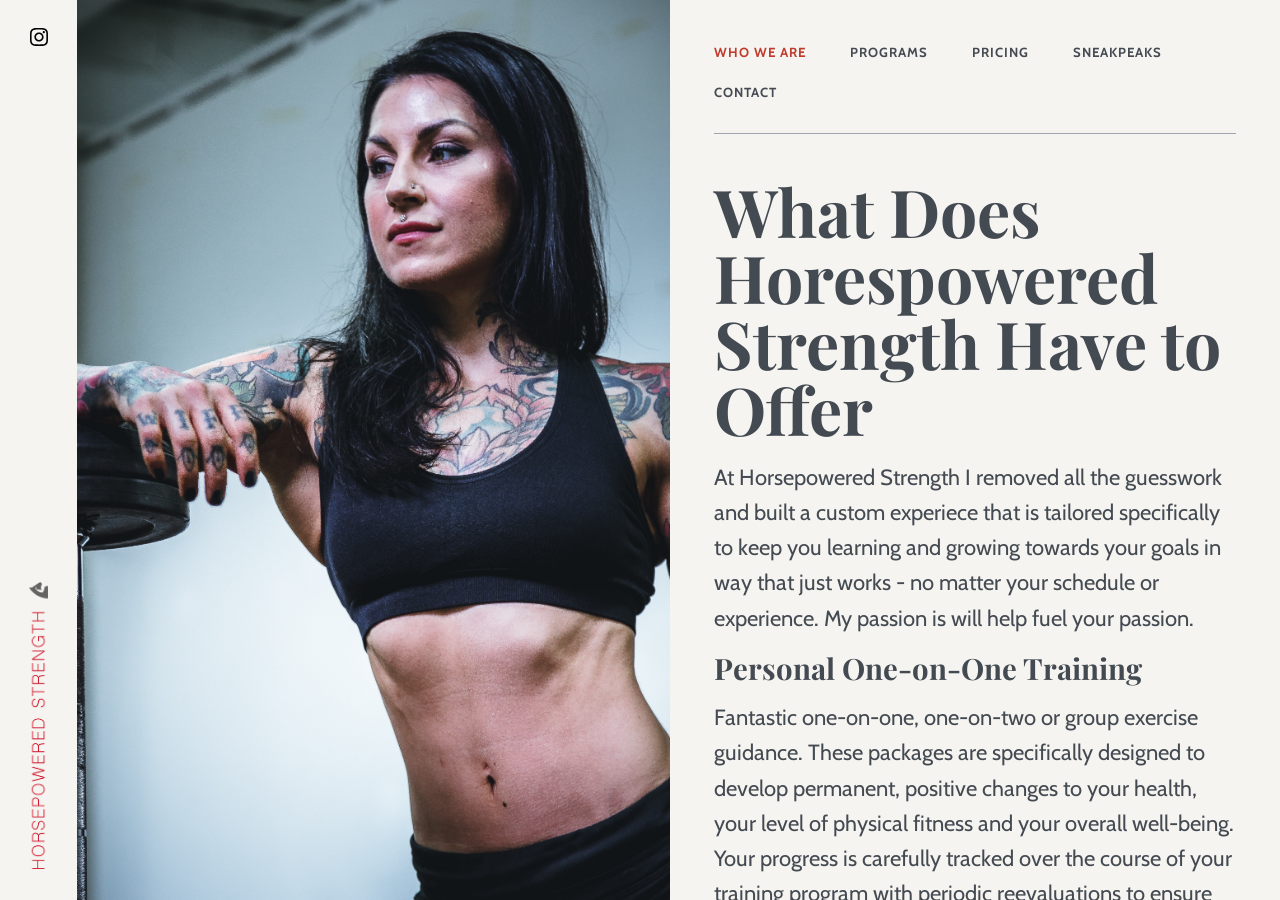
<file: programs.html>
<!doctype html>
<html lang="en-us">
    <head>
        <!-- Meta -->
        <meta charset="utf-8">
        <meta http-equiv="x-ua-compatible" content="ie=edge">
        <meta name="viewport" content="width=device-width,initial-scale=1">
        <title>Horsepower Strength</title>
        <meta name="description" content="">
        <!-- The compiled CSS file -->
        <link rel="stylesheet" href="css/production.css">
        <!-- Web fonts -->
        <link href="https://fonts.googleapis.com/css?family=Cabin:400,700|Playfair+Display:900" rel="stylesheet">
        <!-- favicon.ico. Place these in the root directory. -->
        <link rel="icon" href="favicon.png">
    </head>
    <body>
        <div class="grid-row">
            <!-- Header -->
            <header class="header full-width">
                <!-- Mobile header -->
                <div class="show-on-mobile pt1 pl2 pr2 mb1">
                    <div class="border--bottom pt1">
                        <div class="grid-row grid-row--center pb1">
                            <div class="grid-column span-half">
                                <!-- Mobile logo -->
                                <div class="mb0">
                                    <img class="logo--mobile" src="img/mobile-logo.png" alt="Horsepowered Strength" title="Horsepower Strength">
                                </div>
                            </div>
                            <div class="grid-column span-half align--right">
                                <!-- Mobile social links -->
                            </div>
                        </div>
                    </div>
                </div>
                <!-- Desktop header -->
                <!-- Desktop logo -->
                <h1 class="hide-on-mobile logo-container absolute block full-width align--center"><img class="logo--desktop" src="img/desktop-logo.png" alt="Horsepowered Strength" title="Horsepower Strength"></h1>
                <ul class="pt1 no-bullets align--center hide-on-mobile">
                    <li>
                        <a class="link link--default" href="https://www.instagram.com">
                            <img class="icon" src="/img/instagram.svg" alt="Instagram">
                        </a>
                    </li>
                </ul>
                <!-- Social links -->
            </header>
            <!-- Hero image -->
            <div class="hero-container full-width show-on-mobile pt1 pl2 pr2">
                <div class="hero full-width full-height" style="background:rgba(0,0,0,0) url(/img/1.jpg) no-repeat scroll center center/cover;background-image: url('img/14.jpg');"></div>
            </div>
            <div class="hide-on-mobile hero" style="background:rgba(0,0,0,0) url(/img/1.jpg) no-repeat scroll center center/cover;background-image: url('img/14.jpg');"></div>
            <!-- Body -->
            <div class="body full-width pt1 pr2 pb2 pl2">
                <!-- Navigation -->
                <nav class="navigation border--bottom pt1">
                    <ul class="no-bullets list--inline pb1 bold">
                        <li class="small mr2">
                            <a class="link link--text current" href="/">Who We Are</a>
                        </li>
                        <li class="small mr2">
                            <a class="link link--text" href="programs.html">Programs</a>
                        </li>
                        <li class="small mr2">
                            <a class="link link--text" href="pricing.html">Pricing</a>
                        </li>
                        <li class="small mr2">
                            <a class="link link--text" href="sneakpeaks.html">Sneakpeaks</a>
                        </li>
                        <li class="small">
                            <a class="link link--text" href="contact.html">Contact</a>
                        </li>
                    </ul>
                </nav>
                <!-- Page Content -->
                <main class="content pt2 pb2">
                    <h2>What Does Horespowered Strength Have to Offer</h2>
                    <p>At Horsepowered Strength I removed all the guesswork and built a custom experiece that is tailored specifically to keep you learning and growing towards your goals in way that just works - no matter your schedule or experience. My passion is will help fuel your passion.</p>
                    <h3>Personal One-on-One Training</h3>
                    <p>Fantastic one-on-one, one-on-two or group exercise guidance. These packages are specifically designed to develop permanent, positive changes to your health, your level of physical fitness and your overall well-being. Your progress is carefully tracked over the course of your training program with periodic reevaluations to ensure that you are progressing at an appropriate pace toward meeting your ultimate fitness goals.</p>
                    <p>Template programs available in addition to custom 4 week, 8 week and 12 week training blocks that can be oriented towards strength, weightloss, or muscle growth.</p>
                    <h3>Nutrition Coaching Programs</h3>
                    <p>In our first session, we’ll spend 60 minutes together and I’ll do a full assessment to really get to know you. We’ll explore your relationship with food and body image, your diet history, eating patterns, health habits and more. We will talk about your goals and develop a plan to help you reach them. Dissordered eating friendly. After the initial session, we’ll check in weekly. This will typically consist of a food journal and progress photos. You can also email me anytime between sessions.</p>
                    <h3>Corporate Wellness Seminars</h3>
                    <p></p>
                    <div>Health Insurances costs can be costly to corporations. By providing employees with user-friendly, practical health and fitness information that they can implement immediately is instrumental in a successful health and wellness program. Regular easy to digest educational opportunities of how to workout, in house group trainings, seminars and conferences, and bootcamps will keep health and fitness a priority in employees’ lives.</div>
                    <div>In House Group Training Programs:
                        <div>
</div>                                                                 The way this program works is that if you have a conference room that can fit a majority of your employees, you can host group training classes for each of your employee’s. Price varies depending on number of employee’s and classes.
                    </div>
                    <p></p>
                    <div>Lunch and Learn:
                        <div>
</div>
                        <p></p>
                        <h3>Powerlifting 101 Seminars</h3>Learn the big 3 - Bench, Squat and Deadlift
                    </div>
                    <p></p>
                    <p>Each lift broken up into 5 individual 1-hour seminars, learn how to move the most weight in the most effective way. Heavy emphasis on safety, breathing and how to build a solid base. Videos, hand outs and hands on demonstration of technique will be provided at each seminar.</p>
                    <p>Horsepowered Strength - Its not for everyone. But it is for you.</p>
                </main>
                <!-- Footer -->
                <footer class="border--top pt1 pb1">
                    <div class="mb0">
                        <img class="logo--mobile" src="img/hpslogo.png" alt="Horsepower Strength" title="Horsepower Strength">
                    </div>
                    <p class="text--gray small mb0"> Optional programing, form check and nutrtion tracking via                 <a href="https://thefitbot.com/index.html">
                            <img src="img/fitbotlogo.png" width="75" height="75" style="padding-bottom: 8px;" class="icon-link">
                        </a></p>
                    <a style="background-color:black;color:white;text-decoration:none;padding:4px 6px;font-family:-apple-system, BlinkMacSystemFont, &quot;San Francisco&quot;, &quot;Helvetica Neue&quot;, Helvetica, Ubuntu, Roboto, Noto, &quot;Segoe UI&quot;, Arial, sans-serif;font-size:12px;font-weight:bold;line-height:1.2;display:inline-block;border-radius:3px" href="https://unsplash.com/@aloragriffiths?utm_medium=referral&amp;utm_campaign=photographer-credit&amp;utm_content=creditBadge" target="_blank" rel="noopener noreferrer" title="Download free do whatever you want high-resolution photos from Alora Griffiths"> <span style="display:inline-block;padding:2px 3px"> <svg xmlns="http://www.w3.org/2000/svg" style="height:12px;width:auto;position:relative;vertical-align:middle;top:-1px;fill:white" viewbox="0 0 32 32">
                                <title>unsplash-logo</title>
                                <path d="M20.8 18.1c0 2.7-2.2 4.8-4.8 4.8s-4.8-2.1-4.8-4.8c0-2.7 2.2-4.8 4.8-4.8 2.7.1 4.8 2.2 4.8 4.8zm11.2-7.4v14.9c0 2.3-1.9 4.3-4.3 4.3h-23.4c-2.4 0-4.3-1.9-4.3-4.3v-15c0-2.3 1.9-4.3 4.3-4.3h3.7l.8-2.3c.4-1.1 1.7-2 2.9-2h8.6c1.2 0 2.5.9 2.9 2l.8 2.4h3.7c2.4 0 4.3 1.9 4.3 4.3zm-8.6 7.5c0-4.1-3.3-7.5-7.5-7.5-4.1 0-7.5 3.4-7.5 7.5s3.3 7.5 7.5 7.5c4.2-.1 7.5-3.4 7.5-7.5z"></path>
                            </svg></span> <span style="display:inline-block;padding:2px 3px">Alora Griffiths</span></a>
                </footer>
                <footer class="border--top pt1 pb1">
                    <p class="text--gray small mb0">Design by Papaya.</p>
                </footer>
            </div>
            <!-- end Body -->
        </div>
    </body>
</html>
</file>
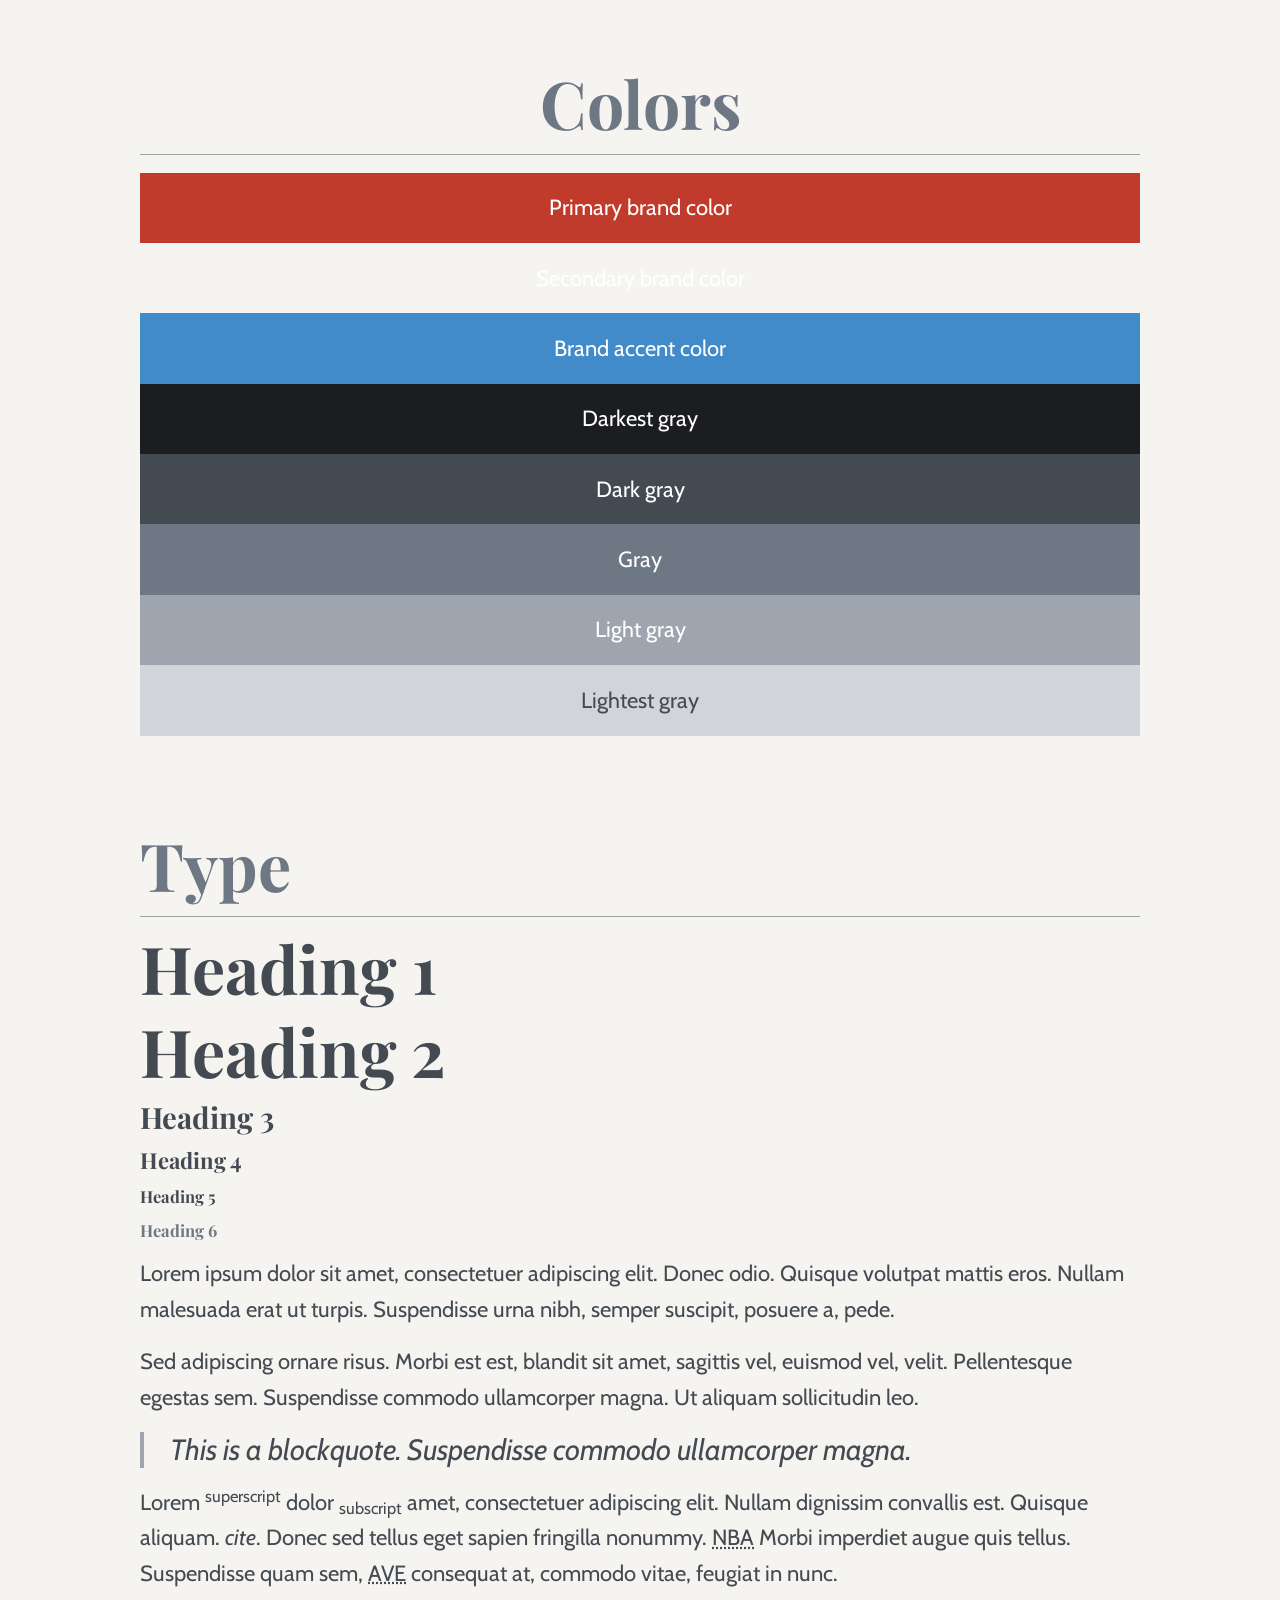
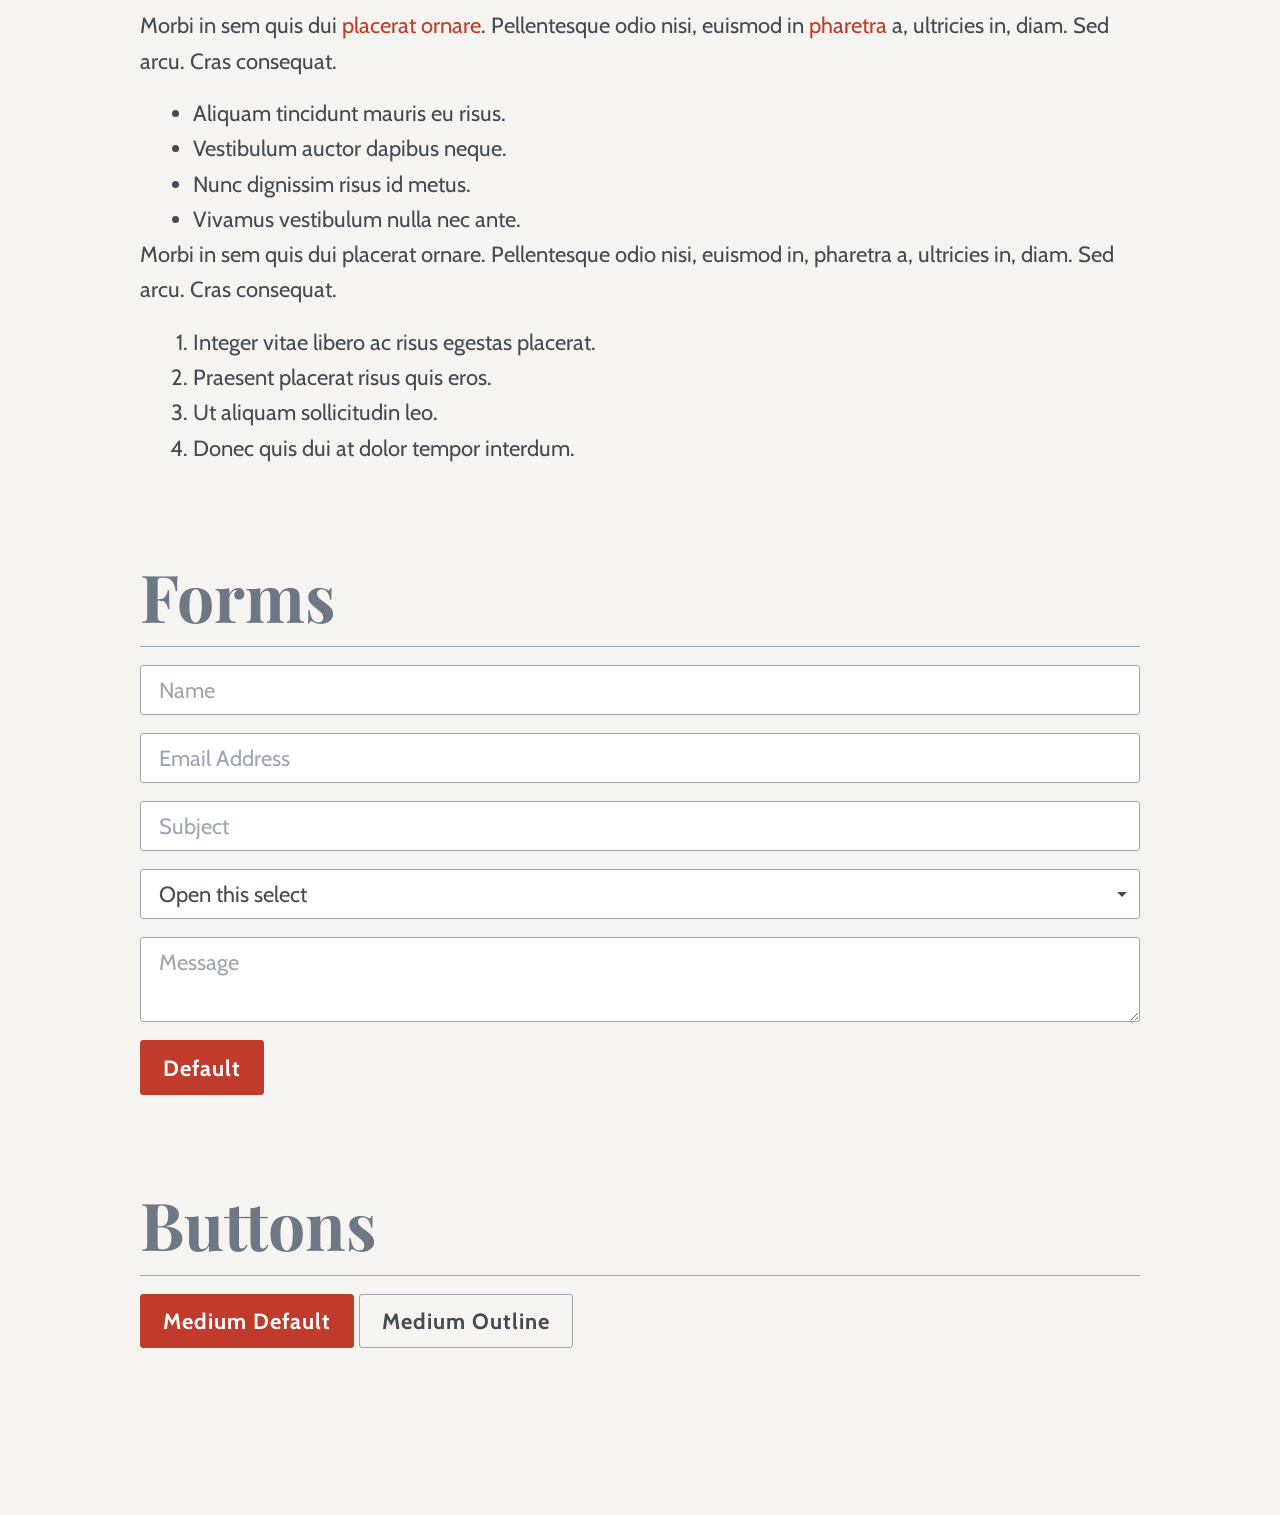
<file: dev/dist/ui.html>
<!doctype html>
<html lang="en-us">

    <head>

        <!-- Meta -->
        <meta charset="utf-8">
        <meta http-equiv="x-ua-compatible" content="ie=edge">
        <meta name="viewport" content="width=device-width,initial-scale=1">

        <title>Viking Tours</title>
        <meta name="description" content="">

        <!-- The compiled CSS file -->
        <link rel="stylesheet" href="css/production.css">

        <!-- Web fonts -->
        <link href="https://fonts.googleapis.com/css?family=Cabin:400,700|Playfair+Display:900" rel="stylesheet">

        <!-- favicon.ico. Place these in the root directory. -->
        <link rel="shortcut icon" href="favicon.ico">

    </head>

    <body>


        <div class="container pt3 pb3">

        <!-- Colors -->
        <section class="pb4 align--center">
            <h2 class="text--gray pb1 border--bottom">Colors</h2>
            <div class="pt1 pb1 text--white bg--primary-color">Primary brand color</div>
            <div class="pt1 pb1 text--white bg--secondary-color">Secondary brand color</div>
            <div class="pt1 pb1 text--white bg--tertiary-color">Brand accent color</div>
            <div class="pt1 pb1 text--white bg--darkest-gray">Darkest gray</div>
            <div class="pt1 pb1 text--white bg--dark-gray">Dark gray</div>
            <div class="pt1 pb1 text--white bg--gray">Gray</div>
            <div class="pt1 pb1 text--white bg--light-gray">Light gray</div>
            <div class="pt1 pb1 bg--lightest-gray">Lightest gray</div>
        </section>

        <!-- Type -->
        <section class="pb4 reading-font">
            <h2 class="text--gray pb1 border--bottom">Type</h2>
            <h1>Heading 1</h1>
            <h2>Heading 2</h2>
            <h3>Heading 3</h3>
            <h4>Heading 4</h4>
            <h5>Heading 5</h5>
            <h6>Heading 6</h6>
            <p>Lorem ipsum dolor sit amet, consectetuer adipiscing elit. Donec odio. Quisque volutpat mattis eros. Nullam malesuada erat ut turpis. Suspendisse urna nibh, semper suscipit, posuere a, pede.</p>
            <p>Sed adipiscing ornare risus. Morbi est est, blandit sit amet, sagittis vel, euismod vel, velit. Pellentesque egestas sem. Suspendisse commodo ullamcorper magna. Ut aliquam sollicitudin leo.</p>
            <blockquote class="blockquote">This is a blockquote. Suspendisse commodo ullamcorper magna.</blockquote>
            <p>Lorem <sup>superscript</sup> dolor <sub>subscript</sub> amet, consectetuer adipiscing elit. Nullam dignissim convallis est. Quisque aliquam. <cite>cite</cite>. Donec sed tellus eget sapien fringilla nonummy. <acronym title="National Basketball Association">NBA</acronym> Morbi imperdiet augue quis tellus. Suspendisse quam sem, <abbr title="Avenue">AVE</abbr> consequat at, commodo vitae, feugiat in nunc.</p>
            <p>Morbi in sem quis dui <a class="link" href="#">placerat ornare</a>. Pellentesque odio nisi, euismod in <a class="link" href="#">pharetra</a> a, ultricies in, diam. Sed arcu. Cras consequat.</p>
            <ul class="list--indented">
                <li>Aliquam tincidunt mauris eu risus.</li>
                <li>Vestibulum auctor dapibus neque.</li>
                <li>Nunc dignissim risus id metus.</li>
                <li>Vivamus vestibulum nulla nec ante.</li>
            </ul>
            <p>Morbi in sem quis dui placerat ornare. Pellentesque odio nisi, euismod in, pharetra a, ultricies in, diam. Sed arcu. Cras consequat.</p>
            <ol class="list--indented m0">
                <li>Integer vitae libero ac risus egestas placerat.</li>
                <li>Praesent placerat risus quis eros.</li>
                <li>Ut aliquam sollicitudin leo.</li>
                <li>Donec quis dui at dolor tempor interdum.</li>
            </ol>
        </section>

        <!-- Forms -->
        <section class="pb4">
            <h2 class="text--gray pb1 border--bottom">Forms</h2>
            <form class="form">
                <input class="form-control mb1" placeholder="Name">
                <input class="form-control mb1" type="email" placeholder="Email Address">
                <input class="form-control mb1" type="subject" placeholder="Subject">
                <div class="select mb1">
                    <select>
                        <option selected="selected">Open this select</option>
                        <option>One</option>
                        <option>Two</option>
                        <option>Three</option>
                    </select>
                </div>
                <textarea class="form-control mb1" placeholder="Message"></textarea>
                <button class="btn btn--default">Default</button>
            </form>
        </section>

        <!-- Buttons -->
        <section class="pb4">
            <h2 class="text--gray pb1 border--bottom">Buttons</h2>
            <a class="btn btn--default" href="">Medium Default</a>
            <a class="btn btn--outline" href="">Medium Outline</a>
        </section>

        </div> <!-- End container -->

    </body>
</html>
</file>
<file: css/production.css>
/*! normalize.css v7.0.0 | MIT License | github.com/necolas/normalize.css */html{line-height:1.15;-ms-text-size-adjust:100%;-webkit-text-size-adjust:100%}body{margin:0}article,aside,footer,header,nav,section{display:block}h1{font-size:2em;margin:.67em 0}figcaption,figure,main{display:block}figure{margin:1em 40px}hr{-webkit-box-sizing:content-box;box-sizing:content-box;height:0;overflow:visible}pre{font-family:monospace,monospace;font-size:1em}a{background-color:transparent;-webkit-text-decoration-skip:objects}abbr[title]{border-bottom:none;text-decoration:underline;-webkit-text-decoration:underline dotted;text-decoration:underline dotted}b,strong{font-weight:inherit}b,strong{font-weight:bolder}code,kbd,samp{font-family:monospace,monospace;font-size:1em}dfn{font-style:italic}mark{background-color:#ff0;color:#000}small{font-size:80%}sub,sup{font-size:75%;line-height:0;position:relative;vertical-align:baseline}sub{bottom:-.25em}sup{top:-.5em}audio,video{display:inline-block}audio:not([controls]){display:none;height:0}img{border-style:none}svg:not(:root){overflow:hidden}button,input,optgroup,select,textarea{font-family:sans-serif;font-size:100%;line-height:1.15;margin:0}button,input{overflow:visible}button,select{text-transform:none}[type=reset],[type=submit],button,html [type=button]{-webkit-appearance:button}[type=button]::-moz-focus-inner,[type=reset]::-moz-focus-inner,[type=submit]::-moz-focus-inner,button::-moz-focus-inner{border-style:none;padding:0}[type=button]:-moz-focusring,[type=reset]:-moz-focusring,[type=submit]:-moz-focusring,button:-moz-focusring{outline:1px dotted ButtonText}fieldset{padding:.35em .75em .625em}legend{-webkit-box-sizing:border-box;box-sizing:border-box;color:inherit;display:table;max-width:100%;padding:0;white-space:normal}progress{display:inline-block;vertical-align:baseline}textarea{overflow:auto}[type=checkbox],[type=radio]{-webkit-box-sizing:border-box;box-sizing:border-box;padding:0}[type=number]::-webkit-inner-spin-button,[type=number]::-webkit-outer-spin-button{height:auto}[type=search]{-webkit-appearance:textfield;outline-offset:-2px}[type=search]::-webkit-search-cancel-button,[type=search]::-webkit-search-decoration{-webkit-appearance:none}::-webkit-file-upload-button{-webkit-appearance:button;font:inherit}details,menu{display:block}summary{display:list-item}canvas{display:inline-block}template{display:none}[hidden]{display:none}blockquote,caption,dd,dl,fieldset,figure,form,hr,ol,pre,table,td,th,ul{margin:0;padding:0}[tabindex='-1']:focus{outline:0}body,button,input,select,textarea{-webkit-font-smoothing:antialiased;-webkit-text-size-adjust:100%}a:active,a:hover{outline:0}[role=button],a,button,input,label,select,textarea{-ms-touch-action:manipulation;touch-action:manipulation}ol,ul{margin-bottom:0}ol ol,ol ul,ul ol,ul ul{margin-bottom:0}b,strong{line-height:inherit}em,i{font-style:italic;line-height:inherit}table{display:table;max-width:100%}td,th{line-height:1.6rem;vertical-align:middle}th{text-align:left}form{font-size:1rem}fieldset{border:0;min-width:0}legend{line-height:inherit;margin:0}input,optgroup,select,textarea{line-height:inherit}input,label,select{vertical-align:middle}input[type=file]{display:block;width:100%}textarea{height:auto;resize:vertical}input:focus,select:focus,textarea:focus{outline:0}.select select:focus:-moz-focusring{color:transparent;text-shadow:0 0 0 #000}select[multiple],select[size]{height:auto}.select--list:after{content:none!important}select::-ms-expand{display:none}option{color:#444a52;background-color:#fff}fieldset[disabled] input,input[disabled],input[readonly]{cursor:not-allowed;opacity:1;pointer-events:none}button{line-height:inherit;vertical-align:middle}embed,iframe,img,object{display:inline-block;vertical-align:middle}iframe{border:0}img{border:0;font-style:italic;height:auto;-ms-interpolation-mode:bicubic}svg{max-height:100%}.gm-style img{max-width:none}html{-webkit-box-sizing:border-box;box-sizing:border-box;font-family:Cabin,Avenir,"Avenir Next",Trebuchet,Verdana,sans-serif;font-size:18px;font-style:normal;font-weight:400;min-height:100%;-webkit-tap-highlight-color:transparent}*,:after,:before{-webkit-box-sizing:inherit;box-sizing:inherit}body{background-color:#f5f4f0!important;color:#444a52;line-height:1.6rem;margin:0;padding:0;-moz-osx-font-smoothing:grayscale}::-moz-selection{background-color:#c03b2b;color:#fff;text-shadow:none}::selection{background-color:#c03b2b;color:#fff;text-shadow:none}img::-moz-selection{background:0 0}img::selection{background:0 0}img::-moz-selection{background:0 0}.btn{background-image:none;border-radius:3px;border-style:solid;border-width:1px;cursor:pointer;display:inline-block;font-family:Cabin,Avenir,"Avenir Next",Trebuchet,Verdana,sans-serif;font-size:1rem;letter-spacing:1px;font-weight:700;line-height:1.6rem;margin-bottom:0;padding:.45rem 1rem .35rem;text-align:center;text-decoration:none;-ms-touch-action:manipulation;touch-action:manipulation;-webkit-transition:background-color .2s ease-out,background .2s ease-out,color .2s ease-out,border .2s ease-out;transition:background-color .2s ease-out,background .2s ease-out,color .2s ease-out,border .2s ease-out;-webkit-user-select:none;-moz-user-select:none;-ms-user-select:none;user-select:none;vertical-align:middle;white-space:nowrap;-webkit-appearance:none;-moz-appearance:none;appearance:none}.btn:focus,.btn:hover{outline:0;text-decoration:none}.btn:active{outline:0;background-image:none}.btn.disabled,.btn[disabled],.btn[readonly],fieldset[disabled] .btn{cursor:not-allowed!important;opacity:1;pointer-events:none}a.btn.disabled,fieldset[disabled] a.btn{pointer-events:none}.btn--default{background-color:#c03b2b;border-color:#c03b2b;color:#fff}.btn--default:focus,.btn--default:hover{background-color:#962e22;border-color:#962e22}.btn--default:active{background-color:#6d2118;border-color:#6d2118}.btn--outline,.btn--outline:visited{background-color:transparent;border-color:#9fa5af;border-width:1px;color:#444a52}.btn--outline:focus,.btn--outline:hover,.btn--outline:visited:focus,.btn--outline:visited:hover{background-color:transparent;border-color:#444a52}.btn--outline:active,.btn--outline:visited:active{background-color:transparent;border-color:#9fa5af}.container{margin-left:auto;margin-right:auto;max-width:1000px;width:90%}canvas,iframe,img,svg,video{max-width:100%}.logo-container{bottom:.6rem}.logo--mobile{max-height:19px}.logo--desktop{max-width:19px}.icon{max-width:18px;max-height:18px}.form-control{background-image:none;background:#fff;border:1px solid #9fa5af;border-radius:3px;color:#444a52;display:block;font-family:Cabin,Avenir,"Avenir Next",Trebuchet,Verdana,sans-serif;font-size:1rem;line-height:1.6rem;max-width:100%;padding:.35rem .8rem .25rem;width:100%;-moz-osx-font-smoothing:grayscale}.form-control:focus{border-color:#c03b2b}.label{cursor:default;display:inline-block;font-weight:700;max-width:100%}.legend{display:block;white-space:normal;width:100%}.form--stacked .checkbox,.form--stacked .input,.form--stacked .label,.form--stacked .radio,.form--stacked .select,.form--stacked .textarea{display:block;width:100%}.form--inline .form-control{display:inline-block;vertical-align:middle;width:auto}.form--inline .checkbox,.form--inline .radio{display:inline-block;vertical-align:middle}.select{color:#444a52;display:block;position:relative}.select select{background-color:#fff;border:1px solid #9fa5af;border-radius:3px;color:#444a52;cursor:pointer;display:inline-block;font-family:Cabin,Avenir,"Avenir Next",Trebuchet,Verdana,sans-serif;line-height:1.6rem;margin:0;outline:0;padding:.35rem .8rem .25rem;width:100%;-webkit-appearance:none;-moz-appearance:none;appearance:none}.select select>option{background-color:#fff}.select:after{border-top:5px solid;border-right:5px solid transparent;border-bottom:5px solid transparent;border-left:5px solid transparent;content:"";display:inline-block;height:0;margin-top:-2px;pointer-events:none;position:absolute;right:13px;top:50%;width:0}::-webkit-input-placeholder{color:#9fa5af;-webkit-font-smoothing:antialiased}::-moz-placeholder{color:#9fa5af;-moz-osx-font-smoothing:grayscale}:-ms-input-placeholder{color:#9fa5af}.grid-row{display:-webkit-box;display:-ms-flexbox;display:flex;-webkit-box-flex:0;-ms-flex:0 1 auto;flex:0 1 auto;-webkit-box-orient:horizontal;-webkit-box-direction:normal;-ms-flex-direction:row;flex-direction:row;-ms-flex-wrap:wrap;flex-wrap:wrap;margin:0 -.8rem}.grid-column{-webkit-box-flex:1;-ms-flex:1 0 0%;flex:1 0 0%;padding:0 .8rem}.grid-row--flex-cells>.grid-column{display:-webkit-box;display:-ms-flexbox;display:flex}.grid-row--top{-webkit-box-align:start;-ms-flex-align:start;align-items:flex-start}.grid-row--center{-webkit-box-align:center;-ms-flex-align:center;align-items:center}.grid-row--bottom{-webkit-box-align:end;-ms-flex-align:end;align-items:flex-end}.column--top{-ms-flex-item-align:start;align-self:flex-start}.column--center{-ms-flex-item-align:center;align-self:center}.column--bottom{-ms-flex-item-align:end;align-self:flex-end}.span-12,.span-whole{-ms-flex-preferred-size:100%;flex-basis:100%;max-width:100%}.span-6,.span-half{-ms-flex-preferred-size:50%;flex-basis:50%;max-width:50%}.span-4,.span-one-third{-ms-flex-preferred-size:33.33333%;flex-basis:33.33333%;max-width:33.33333%}.span-8,.span-two-thirds{-ms-flex-preferred-size:66.66667%;flex-basis:66.66667%;max-width:66.66667%}.span-3,.span-one-fourth{-ms-flex-preferred-size:25%;flex-basis:25%;max-width:25%}.span-two-fourths{-ms-flex-preferred-size:50%;flex-basis:50%;max-width:50%}.span-9,.span-three-fourths{-ms-flex-preferred-size:75%;flex-basis:75%;max-width:75%}.span-one-fifth{-ms-flex-preferred-size:20%;flex-basis:20%;max-width:20%}.span-two-fifths{-ms-flex-preferred-size:40%;flex-basis:40%;max-width:40%}.span-three-fifths{-ms-flex-preferred-size:60%;flex-basis:60%;max-width:60%}.span-four-fifths{-ms-flex-preferred-size:80%;flex-basis:80%;max-width:80%}.span-1{-ms-flex-preferred-size:8.33333%;flex-basis:8.33333%;max-width:8.33333%}.span-2{-ms-flex-preferred-size:16.66667%;flex-basis:16.66667%;max-width:16.66667%}.span-5{-ms-flex-preferred-size:41.66667%;flex-basis:41.66667%;max-width:41.66667%}.span-7{-ms-flex-preferred-size:58.33333%;flex-basis:58.33333%;max-width:58.33333%}.span-10{-ms-flex-preferred-size:83.33333%;flex-basis:83.33333%;max-width:83.33333%}.span-11{-ms-flex-preferred-size:91.66667%;flex-basis:91.66667%;max-width:91.66667%}.offset-12{margin-left:100%}.offset-6,.offset-half{margin-left:50%}.offset-4,.offset-one-third{margin-left:33.33333%}.offset-8,.offset-two-thirds{margin-left:66.66667%}.offset-3,.offset-one-fourth{margin-left:25%}.offset-two-fourths{margin-left:50%}.offset-9,.offset-three-fourths{margin-left:75%}.offset-one-fifth{margin-left:20%}.offset-two-fifths{margin-left:40%}.offset-three-fifths{margin-left:60%}.offset-four-fifths{margin-left:80%}.offset-1{margin-left:8.33333%}.offset-2{margin-left:16.66667%}.offset-5{margin-left:41.66667%}.offset-7{margin-left:58.33333%}.offset-10{margin-left:83.33333%}.offset-11{margin-left:91.66667%}.default-links a,.default-links a:link,.default-links a:visited,.link,.link:link,.link:visited{color:#c03b2b;text-decoration:none;-webkit-transition:color .2s ease-out;transition:color .2s ease-out}.default-links a:focus,.default-links a:hover,.link:focus,.link:hover{color:#9a2f23}.default-links a:active,.link:active{background-image:none;color:#81281d;outline:0;-webkit-transition:color .2s ease-out;transition:color .2s ease-out}.link--text,.link--text:link,.link--text:visited{color:#444a52}.link--text:focus,.link--text:hover{color:#c03b2b}.link--text:active{color:#9a2f23}.no-bullets{list-style:none}.list--indented{padding-left:2.4rem}.list--inline{font-size:0}.list--inline li{display:inline-block;font-size:1rem}.navigation{text-transform:uppercase}.navigation .current{color:#c03b2b!important}.navigation li{letter-spacing:1px}.hero-container{height:200px}.h1,h1{font-size:2.3rem}.h2,h2{font-size:2.3rem}.h3,h3{font-size:1.333rem}.h4,dl,h4,ol,p,ul{font-size:1rem}.h5,h5{font-size:.75rem}.h6,.small,h6,small{font-size:.75rem}h1,h2,h3,h4,h5,h6{font-family:"Playfair Display",Times,serif;font-weight:700;line-height:1;margin-top:0;margin-bottom:.8rem;text-rendering:optimizeLegibility}h6{color:#6e7784}.h1,.h2,.h3,.h4,.h5,.h6{line-height:1;margin-bottom:.8rem}p{margin:0 auto .8rem auto}.small,small{font-size:.6rem!important}hr{border:0;border-top:1px solid #9fa5af;display:block;height:1px}.blockquote{border-left:4px solid #9fa5af;font-family:Cabin,Avenir,"Avenir Next",Trebuchet,Verdana,sans-serif;font-size:1.333rem;font-style:italic;max-width:100%;margin-bottom:.8rem;padding-left:1.2rem}.blockquote:after,.blockquote:before{content:""}.bold{font-weight:700}.regular{font-weight:400}.italic{font-style:italic}.align--left{text-align:left}.align--center{text-align:center}.align--right{text-align:right}.align--justify{text-align:justify}.line-height--base{line-height:1.6rem}.line-height--heading{line-height:1}.font--heading{font-family:"Playfair Display",Times,serif}.font--reading{font-family:"Playfair Display",Times,serif}.font--ui{font-family:Cabin,Avenir,"Avenir Next",Trebuchet,Verdana,sans-serif}.border--full{border-color:#9fa5af;border-style:solid;border-width:1px}.border--top{border-top-color:#9fa5af;border-top-style:solid;border-top-width:1px}.border--right{border-right-color:#9fa5af;border-right-style:solid;border-right-width:1px}.border--bottom{border-bottom-color:#9fa5af;border-bottom-style:solid;border-bottom-width:1px}.border--left{border-left-color:#9fa5af;border-left-style:solid;border-left-width:1px}.border--none{border:0}.rounded{border-radius:3px}.rounded--top{border-radius:3px 3px 0 0}.rounded--right{border-radius:0 3px 3px 0}.rounded--bottom{border-radius:0 0 3px 3px}.rounded--left{border-radius:3px 0 0 3px}.circle{border-radius:50%}.text--white{color:#fff}.text--lightest-gray{color:#d1d4d9}.text--light-gray{color:#9fa5af}.text--gray{color:#6e7784}.text--dark-gray{color:#444a52}.text--darkest-gray{color:#1b1d20}.text--primary-color{color:#c03b2b}.text--secondary-color{color:#f5f4f0}.text--tertiary-color{color:#428bca}.bg--white{background-color:#fff}.bg--lightest-gray{background-color:#d1d4d9}.bg--light-gray{background-color:#9fa5af}.bg--gray{background-color:#6e7784}.bg--dark-gray{background-color:#444a52}.bg--darkest-gray{background-color:#1b1d20}.bg--primary-color{background-color:#c03b2b}.bg--secondary-color{background-color:#f5f4f0}.bg--tertiary-color{background-color:#428bca}.m0{margin:0}.mt0{margin-top:0}.mr0{margin-right:0}.mb0{margin-bottom:0}.ml0{margin-left:0}.m1{margin:.8rem}.mt1{margin-top:.8rem}.mr1{margin-right:.8rem}.mb1{margin-bottom:.8rem}.ml1{margin-left:.8rem}.m2{margin:2rem}.mt2{margin-top:2rem}.mr2{margin-right:2rem}.mb2{margin-bottom:2rem}.ml2{margin-left:2rem}.m3{margin:3.2rem}.mt3{margin-top:3.2rem}.mr3{margin-right:3.2rem}.mb3{margin-bottom:3.2rem}.ml3{margin-left:3.2rem}.m4{margin:4.4rem}.mt4{margin-top:4.4rem}.mr4{margin-right:4.4rem}.mb4{margin-bottom:4.4rem}.ml4{margin-left:4.4rem}.p-mb{margin-bottom:.8rem}.centered{margin-right:auto;margin-left:auto}.p0{padding:0}.pt0{padding-top:0}.pr0{padding-right:0}.pb0{padding-bottom:0}.pl0{padding-left:0}.p1{padding:.8rem}.pt1{padding-top:.8rem}.pr1{padding-right:.8rem}.pb1{padding-bottom:.8rem}.pl1{padding-left:.8rem}.p2{padding:2rem}.pt2{padding-top:2rem}.pr2{padding-right:2rem}.pb2{padding-bottom:2rem}.pl2{padding-left:2rem}.p3{padding:3.2rem}.pt3{padding-top:3.2rem}.pr3{padding-right:3.2rem}.pb3{padding-bottom:3.2rem}.pl3{padding-left:3.2rem}.p4{padding:4.4rem}.pt4{padding-top:4.4rem}.pr4{padding-right:4.4rem}.pb4{padding-bottom:4.4rem}.pl4{padding-left:4.4rem}.relative{position:relative}.absolute{position:absolute}.fixed{position:fixed}.top--0{top:0}.right--0{right:0}.bottom--0{bottom:0}.left--0{left:0}.z1{z-index:1}.z2{z-index:2}.z3{z-index:3}.z4{z-index:4}.z5{z-index:5}.vertical--top{vertical-align:top}.vertical--middle{vertical-align:middle}.vertical--bottom{vertical-align:bottom}.block{display:block}.inline-block{display:inline-block}.inline{display:inline}.flex{display:-webkit-box;display:-ms-flexbox;display:flex}.overflow--scroll{overflow:scroll}.overflow--hidden{overflow:hidden}.overflow--visible{overflow:visible}.overflow--auto{overflow:auto}.show-on-mobile{display:none!important}.float--left{float:left}.float--right{float:right}.float--none{float:none}.full-width{width:100%}.half-width{width:50%}.full-height{height:100%}.fit{max-width:100%}.clearfix:after,.clearfix:before{content:"";display:table}.clearfix:after{clear:both}@media screen and (min-width:1200px){html{font-size:22px}.header{position:fixed;top:0;left:0;bottom:0;width:3.5rem}.hero{position:fixed;top:0;left:3.5rem;bottom:0;width:calc(100% - 610px - 3.5rem)}.body{position:fixed;top:0;right:0;bottom:0;max-width:610px;overflow-y:scroll}.h1,h1{font-size:3rem}.h2,h2{font-size:3rem}.h3,h3{font-size:1.333rem}.h4,dl,h4,ol,p,ul{font-size:1rem}.h5,h5{font-size:.75rem}.h6,.small,h6,small{font-size:.75rem}}@media screen and (max-width:1200px){input,select,textarea{font-size:16px}.btn{display:block;margin-bottom:.8rem}.navigation{margin-top:-.5rem}.block-on-mobile,.show-on-mobile{display:block!important}.hide-on-mobile{display:none!important}}@media screen and (max-width:500px){.grid-row{margin:0 auto}.grid-column{-webkit-box-flex:1;-ms-flex-positive:1;flex-grow:1;-ms-flex-preferred-size:100%;flex-basis:100%;max-width:100%;padding:0;margin-left:0}.list--inline li{display:block}.mobile-social-links{display:none}.align--center-on-tiny{text-align:center}}
</file>
<file: dev/dist/css/production.css>
/*! normalize.css v7.0.0 | MIT License | github.com/necolas/normalize.css */html{line-height:1.15;-ms-text-size-adjust:100%;-webkit-text-size-adjust:100%}body{margin:0}article,aside,footer,header,nav,section{display:block}h1{font-size:2em;margin:.67em 0}figcaption,figure,main{display:block}figure{margin:1em 40px}hr{-webkit-box-sizing:content-box;box-sizing:content-box;height:0;overflow:visible}pre{font-family:monospace,monospace;font-size:1em}a{background-color:transparent;-webkit-text-decoration-skip:objects}abbr[title]{border-bottom:none;text-decoration:underline;-webkit-text-decoration:underline dotted;text-decoration:underline dotted}b,strong{font-weight:inherit}b,strong{font-weight:bolder}code,kbd,samp{font-family:monospace,monospace;font-size:1em}dfn{font-style:italic}mark{background-color:#ff0;color:#000}small{font-size:80%}sub,sup{font-size:75%;line-height:0;position:relative;vertical-align:baseline}sub{bottom:-.25em}sup{top:-.5em}audio,video{display:inline-block}audio:not([controls]){display:none;height:0}img{border-style:none}svg:not(:root){overflow:hidden}button,input,optgroup,select,textarea{font-family:sans-serif;font-size:100%;line-height:1.15;margin:0}button,input{overflow:visible}button,select{text-transform:none}[type=reset],[type=submit],button,html [type=button]{-webkit-appearance:button}[type=button]::-moz-focus-inner,[type=reset]::-moz-focus-inner,[type=submit]::-moz-focus-inner,button::-moz-focus-inner{border-style:none;padding:0}[type=button]:-moz-focusring,[type=reset]:-moz-focusring,[type=submit]:-moz-focusring,button:-moz-focusring{outline:1px dotted ButtonText}fieldset{padding:.35em .75em .625em}legend{-webkit-box-sizing:border-box;box-sizing:border-box;color:inherit;display:table;max-width:100%;padding:0;white-space:normal}progress{display:inline-block;vertical-align:baseline}textarea{overflow:auto}[type=checkbox],[type=radio]{-webkit-box-sizing:border-box;box-sizing:border-box;padding:0}[type=number]::-webkit-inner-spin-button,[type=number]::-webkit-outer-spin-button{height:auto}[type=search]{-webkit-appearance:textfield;outline-offset:-2px}[type=search]::-webkit-search-cancel-button,[type=search]::-webkit-search-decoration{-webkit-appearance:none}::-webkit-file-upload-button{-webkit-appearance:button;font:inherit}details,menu{display:block}summary{display:list-item}canvas{display:inline-block}template{display:none}[hidden]{display:none}blockquote,caption,dd,dl,fieldset,figure,form,hr,ol,pre,table,td,th,ul{margin:0;padding:0}[tabindex='-1']:focus{outline:0}body,button,input,select,textarea{-webkit-font-smoothing:antialiased;-webkit-text-size-adjust:100%}a:active,a:hover{outline:0}[role=button],a,button,input,label,select,textarea{-ms-touch-action:manipulation;touch-action:manipulation}ol,ul{margin-bottom:0}ol ol,ol ul,ul ol,ul ul{margin-bottom:0}b,strong{line-height:inherit}em,i{font-style:italic;line-height:inherit}table{display:table;max-width:100%}td,th{line-height:1.6rem;vertical-align:middle}th{text-align:left}form{font-size:1rem}fieldset{border:0;min-width:0}legend{line-height:inherit;margin:0}input,optgroup,select,textarea{line-height:inherit}input,label,select{vertical-align:middle}input[type=file]{display:block;width:100%}textarea{height:auto;resize:vertical}input:focus,select:focus,textarea:focus{outline:0}.select select:focus:-moz-focusring{color:transparent;text-shadow:0 0 0 #000}select[multiple],select[size]{height:auto}.select--list:after{content:none!important}select::-ms-expand{display:none}option{color:#444a52;background-color:#fff}fieldset[disabled] input,input[disabled],input[readonly]{cursor:not-allowed;opacity:1;pointer-events:none}button{line-height:inherit;vertical-align:middle}embed,iframe,img,object{display:inline-block;vertical-align:middle}iframe{border:0}img{border:0;font-style:italic;height:auto;-ms-interpolation-mode:bicubic}svg{max-height:100%}.gm-style img{max-width:none}html{-webkit-box-sizing:border-box;box-sizing:border-box;font-family:Cabin,Avenir,"Avenir Next",Trebuchet,Verdana,sans-serif;font-size:18px;font-style:normal;font-weight:400;min-height:100%;-webkit-tap-highlight-color:transparent}*,:after,:before{-webkit-box-sizing:inherit;box-sizing:inherit}body{background-color:#f5f4f0!important;color:#444a52;line-height:1.6rem;margin:0;padding:0;-moz-osx-font-smoothing:grayscale}::-moz-selection{background-color:#c03b2b;color:#fff;text-shadow:none}::selection{background-color:#c03b2b;color:#fff;text-shadow:none}img::-moz-selection{background:0 0}img::selection{background:0 0}img::-moz-selection{background:0 0}.btn{background-image:none;border-radius:3px;border-style:solid;border-width:1px;cursor:pointer;display:inline-block;font-family:Cabin,Avenir,"Avenir Next",Trebuchet,Verdana,sans-serif;font-size:1rem;letter-spacing:1px;font-weight:700;line-height:1.6rem;margin-bottom:0;padding:.45rem 1rem .35rem;text-align:center;text-decoration:none;-ms-touch-action:manipulation;touch-action:manipulation;-webkit-transition:background-color .2s ease-out,background .2s ease-out,color .2s ease-out,border .2s ease-out;transition:background-color .2s ease-out,background .2s ease-out,color .2s ease-out,border .2s ease-out;-webkit-user-select:none;-moz-user-select:none;-ms-user-select:none;user-select:none;vertical-align:middle;white-space:nowrap;-webkit-appearance:none;-moz-appearance:none;appearance:none}.btn:focus,.btn:hover{outline:0;text-decoration:none}.btn:active{outline:0;background-image:none}.btn.disabled,.btn[disabled],.btn[readonly],fieldset[disabled] .btn{cursor:not-allowed!important;opacity:1;pointer-events:none}a.btn.disabled,fieldset[disabled] a.btn{pointer-events:none}.btn--default{background-color:#c03b2b;border-color:#c03b2b;color:#fff}.btn--default:focus,.btn--default:hover{background-color:#962e22;border-color:#962e22}.btn--default:active{background-color:#6d2118;border-color:#6d2118}.btn--outline,.btn--outline:visited{background-color:transparent;border-color:#9fa5af;border-width:1px;color:#444a52}.btn--outline:focus,.btn--outline:hover,.btn--outline:visited:focus,.btn--outline:visited:hover{background-color:transparent;border-color:#444a52}.btn--outline:active,.btn--outline:visited:active{background-color:transparent;border-color:#9fa5af}.container{margin-left:auto;margin-right:auto;max-width:1000px;width:90%}canvas,iframe,img,svg,video{max-width:100%}.logo-container{bottom:.6rem}.logo--mobile{max-height:19px}.logo--desktop{max-width:19px}.icon{max-width:18px;max-height:18px}.form-control{background-image:none;background:#fff;border:1px solid #9fa5af;border-radius:3px;color:#444a52;display:block;font-family:Cabin,Avenir,"Avenir Next",Trebuchet,Verdana,sans-serif;font-size:1rem;line-height:1.6rem;max-width:100%;padding:.35rem .8rem .25rem;width:100%;-moz-osx-font-smoothing:grayscale}.form-control:focus{border-color:#c03b2b}.label{cursor:default;display:inline-block;font-weight:700;max-width:100%}.legend{display:block;white-space:normal;width:100%}.form--stacked .checkbox,.form--stacked .input,.form--stacked .label,.form--stacked .radio,.form--stacked .select,.form--stacked .textarea{display:block;width:100%}.form--inline .form-control{display:inline-block;vertical-align:middle;width:auto}.form--inline .checkbox,.form--inline .radio{display:inline-block;vertical-align:middle}.select{color:#444a52;display:block;position:relative}.select select{background-color:#fff;border:1px solid #9fa5af;border-radius:3px;color:#444a52;cursor:pointer;display:inline-block;font-family:Cabin,Avenir,"Avenir Next",Trebuchet,Verdana,sans-serif;line-height:1.6rem;margin:0;outline:0;padding:.35rem .8rem .25rem;width:100%;-webkit-appearance:none;-moz-appearance:none;appearance:none}.select select>option{background-color:#fff}.select:after{border-top:5px solid;border-right:5px solid transparent;border-bottom:5px solid transparent;border-left:5px solid transparent;content:"";display:inline-block;height:0;margin-top:-2px;pointer-events:none;position:absolute;right:13px;top:50%;width:0}::-webkit-input-placeholder{color:#9fa5af;-webkit-font-smoothing:antialiased}::-moz-placeholder{color:#9fa5af;-moz-osx-font-smoothing:grayscale}:-ms-input-placeholder{color:#9fa5af}.grid-row{display:-webkit-box;display:-ms-flexbox;display:flex;-webkit-box-flex:0;-ms-flex:0 1 auto;flex:0 1 auto;-webkit-box-orient:horizontal;-webkit-box-direction:normal;-ms-flex-direction:row;flex-direction:row;-ms-flex-wrap:wrap;flex-wrap:wrap;margin:0 -.8rem}.grid-column{-webkit-box-flex:1;-ms-flex:1 0 0%;flex:1 0 0%;padding:0 .8rem}.grid-row--flex-cells>.grid-column{display:-webkit-box;display:-ms-flexbox;display:flex}.grid-row--top{-webkit-box-align:start;-ms-flex-align:start;align-items:flex-start}.grid-row--center{-webkit-box-align:center;-ms-flex-align:center;align-items:center}.grid-row--bottom{-webkit-box-align:end;-ms-flex-align:end;align-items:flex-end}.column--top{-ms-flex-item-align:start;align-self:flex-start}.column--center{-ms-flex-item-align:center;align-self:center}.column--bottom{-ms-flex-item-align:end;align-self:flex-end}.span-12,.span-whole{-ms-flex-preferred-size:100%;flex-basis:100%;max-width:100%}.span-6,.span-half{-ms-flex-preferred-size:50%;flex-basis:50%;max-width:50%}.span-4,.span-one-third{-ms-flex-preferred-size:33.33333%;flex-basis:33.33333%;max-width:33.33333%}.span-8,.span-two-thirds{-ms-flex-preferred-size:66.66667%;flex-basis:66.66667%;max-width:66.66667%}.span-3,.span-one-fourth{-ms-flex-preferred-size:25%;flex-basis:25%;max-width:25%}.span-two-fourths{-ms-flex-preferred-size:50%;flex-basis:50%;max-width:50%}.span-9,.span-three-fourths{-ms-flex-preferred-size:75%;flex-basis:75%;max-width:75%}.span-one-fifth{-ms-flex-preferred-size:20%;flex-basis:20%;max-width:20%}.span-two-fifths{-ms-flex-preferred-size:40%;flex-basis:40%;max-width:40%}.span-three-fifths{-ms-flex-preferred-size:60%;flex-basis:60%;max-width:60%}.span-four-fifths{-ms-flex-preferred-size:80%;flex-basis:80%;max-width:80%}.span-1{-ms-flex-preferred-size:8.33333%;flex-basis:8.33333%;max-width:8.33333%}.span-2{-ms-flex-preferred-size:16.66667%;flex-basis:16.66667%;max-width:16.66667%}.span-5{-ms-flex-preferred-size:41.66667%;flex-basis:41.66667%;max-width:41.66667%}.span-7{-ms-flex-preferred-size:58.33333%;flex-basis:58.33333%;max-width:58.33333%}.span-10{-ms-flex-preferred-size:83.33333%;flex-basis:83.33333%;max-width:83.33333%}.span-11{-ms-flex-preferred-size:91.66667%;flex-basis:91.66667%;max-width:91.66667%}.offset-12{margin-left:100%}.offset-6,.offset-half{margin-left:50%}.offset-4,.offset-one-third{margin-left:33.33333%}.offset-8,.offset-two-thirds{margin-left:66.66667%}.offset-3,.offset-one-fourth{margin-left:25%}.offset-two-fourths{margin-left:50%}.offset-9,.offset-three-fourths{margin-left:75%}.offset-one-fifth{margin-left:20%}.offset-two-fifths{margin-left:40%}.offset-three-fifths{margin-left:60%}.offset-four-fifths{margin-left:80%}.offset-1{margin-left:8.33333%}.offset-2{margin-left:16.66667%}.offset-5{margin-left:41.66667%}.offset-7{margin-left:58.33333%}.offset-10{margin-left:83.33333%}.offset-11{margin-left:91.66667%}.default-links a,.default-links a:link,.default-links a:visited,.link,.link:link,.link:visited{color:#c03b2b;text-decoration:none;-webkit-transition:color .2s ease-out;transition:color .2s ease-out}.default-links a:focus,.default-links a:hover,.link:focus,.link:hover{color:#9a2f23}.default-links a:active,.link:active{background-image:none;color:#81281d;outline:0;-webkit-transition:color .2s ease-out;transition:color .2s ease-out}.link--text,.link--text:link,.link--text:visited{color:#444a52}.link--text:focus,.link--text:hover{color:#c03b2b}.link--text:active{color:#9a2f23}.no-bullets{list-style:none}.list--indented{padding-left:2.4rem}.list--inline{font-size:0}.list--inline li{display:inline-block;font-size:1rem}.navigation{text-transform:uppercase}.navigation .current{color:#c03b2b!important}.navigation li{letter-spacing:1px}.hero-container{height:200px}.h1,h1{font-size:2.3rem}.h2,h2{font-size:2.3rem}.h3,h3{font-size:1.333rem}.h4,dl,h4,ol,p,ul{font-size:1rem}.h5,h5{font-size:.75rem}.h6,.small,h6,small{font-size:.75rem}h1,h2,h3,h4,h5,h6{font-family:"Playfair Display",Times,serif;font-weight:700;line-height:1;margin-top:0;margin-bottom:.8rem;text-rendering:optimizeLegibility}h6{color:#6e7784}.h1,.h2,.h3,.h4,.h5,.h6{line-height:1;margin-bottom:.8rem}p{margin:0 auto .8rem auto}.small,small{font-size:.6rem!important}hr{border:0;border-top:1px solid #9fa5af;display:block;height:1px}.blockquote{border-left:4px solid #9fa5af;font-family:Cabin,Avenir,"Avenir Next",Trebuchet,Verdana,sans-serif;font-size:1.333rem;font-style:italic;max-width:100%;margin-bottom:.8rem;padding-left:1.2rem}.blockquote:after,.blockquote:before{content:""}.bold{font-weight:700}.regular{font-weight:400}.italic{font-style:italic}.align--left{text-align:left}.align--center{text-align:center}.align--right{text-align:right}.align--justify{text-align:justify}.line-height--base{line-height:1.6rem}.line-height--heading{line-height:1}.font--heading{font-family:"Playfair Display",Times,serif}.font--reading{font-family:"Playfair Display",Times,serif}.font--ui{font-family:Cabin,Avenir,"Avenir Next",Trebuchet,Verdana,sans-serif}.border--full{border-color:#9fa5af;border-style:solid;border-width:1px}.border--top{border-top-color:#9fa5af;border-top-style:solid;border-top-width:1px}.border--right{border-right-color:#9fa5af;border-right-style:solid;border-right-width:1px}.border--bottom{border-bottom-color:#9fa5af;border-bottom-style:solid;border-bottom-width:1px}.border--left{border-left-color:#9fa5af;border-left-style:solid;border-left-width:1px}.border--none{border:0}.rounded{border-radius:3px}.rounded--top{border-radius:3px 3px 0 0}.rounded--right{border-radius:0 3px 3px 0}.rounded--bottom{border-radius:0 0 3px 3px}.rounded--left{border-radius:3px 0 0 3px}.circle{border-radius:50%}.text--white{color:#fff}.text--lightest-gray{color:#d1d4d9}.text--light-gray{color:#9fa5af}.text--gray{color:#6e7784}.text--dark-gray{color:#444a52}.text--darkest-gray{color:#1b1d20}.text--primary-color{color:#c03b2b}.text--secondary-color{color:#f5f4f0}.text--tertiary-color{color:#428bca}.bg--white{background-color:#fff}.bg--lightest-gray{background-color:#d1d4d9}.bg--light-gray{background-color:#9fa5af}.bg--gray{background-color:#6e7784}.bg--dark-gray{background-color:#444a52}.bg--darkest-gray{background-color:#1b1d20}.bg--primary-color{background-color:#c03b2b}.bg--secondary-color{background-color:#f5f4f0}.bg--tertiary-color{background-color:#428bca}.m0{margin:0}.mt0{margin-top:0}.mr0{margin-right:0}.mb0{margin-bottom:0}.ml0{margin-left:0}.m1{margin:.8rem}.mt1{margin-top:.8rem}.mr1{margin-right:.8rem}.mb1{margin-bottom:.8rem}.ml1{margin-left:.8rem}.m2{margin:2rem}.mt2{margin-top:2rem}.mr2{margin-right:2rem}.mb2{margin-bottom:2rem}.ml2{margin-left:2rem}.m3{margin:3.2rem}.mt3{margin-top:3.2rem}.mr3{margin-right:3.2rem}.mb3{margin-bottom:3.2rem}.ml3{margin-left:3.2rem}.m4{margin:4.4rem}.mt4{margin-top:4.4rem}.mr4{margin-right:4.4rem}.mb4{margin-bottom:4.4rem}.ml4{margin-left:4.4rem}.p-mb{margin-bottom:.8rem}.centered{margin-right:auto;margin-left:auto}.p0{padding:0}.pt0{padding-top:0}.pr0{padding-right:0}.pb0{padding-bottom:0}.pl0{padding-left:0}.p1{padding:.8rem}.pt1{padding-top:.8rem}.pr1{padding-right:.8rem}.pb1{padding-bottom:.8rem}.pl1{padding-left:.8rem}.p2{padding:2rem}.pt2{padding-top:2rem}.pr2{padding-right:2rem}.pb2{padding-bottom:2rem}.pl2{padding-left:2rem}.p3{padding:3.2rem}.pt3{padding-top:3.2rem}.pr3{padding-right:3.2rem}.pb3{padding-bottom:3.2rem}.pl3{padding-left:3.2rem}.p4{padding:4.4rem}.pt4{padding-top:4.4rem}.pr4{padding-right:4.4rem}.pb4{padding-bottom:4.4rem}.pl4{padding-left:4.4rem}.relative{position:relative}.absolute{position:absolute}.fixed{position:fixed}.top--0{top:0}.right--0{right:0}.bottom--0{bottom:0}.left--0{left:0}.z1{z-index:1}.z2{z-index:2}.z3{z-index:3}.z4{z-index:4}.z5{z-index:5}.vertical--top{vertical-align:top}.vertical--middle{vertical-align:middle}.vertical--bottom{vertical-align:bottom}.block{display:block}.inline-block{display:inline-block}.inline{display:inline}.flex{display:-webkit-box;display:-ms-flexbox;display:flex}.overflow--scroll{overflow:scroll}.overflow--hidden{overflow:hidden}.overflow--visible{overflow:visible}.overflow--auto{overflow:auto}.show-on-mobile{display:none!important}.float--left{float:left}.float--right{float:right}.float--none{float:none}.full-width{width:100%}.half-width{width:50%}.full-height{height:100%}.fit{max-width:100%}.clearfix:after,.clearfix:before{content:"";display:table}.clearfix:after{clear:both}@media screen and (min-width:1200px){html{font-size:22px}.header{position:fixed;top:0;left:0;bottom:0;width:3.5rem}.hero{position:fixed;top:0;left:3.5rem;bottom:0;width:calc(100% - 610px - 3.5rem)}.body{position:fixed;top:0;right:0;bottom:0;max-width:610px;overflow-y:scroll}.h1,h1{font-size:3rem}.h2,h2{font-size:3rem}.h3,h3{font-size:1.333rem}.h4,dl,h4,ol,p,ul{font-size:1rem}.h5,h5{font-size:.75rem}.h6,.small,h6,small{font-size:.75rem}}@media screen and (max-width:1200px){input,select,textarea{font-size:16px}.btn{display:block;margin-bottom:.8rem}.navigation{margin-top:-.5rem}.block-on-mobile,.show-on-mobile{display:block!important}.hide-on-mobile{display:none!important}}@media screen and (max-width:500px){.grid-row{margin:0 auto}.grid-column{-webkit-box-flex:1;-ms-flex-positive:1;flex-grow:1;-ms-flex-preferred-size:100%;flex-basis:100%;max-width:100%;padding:0;margin-left:0}.list--inline li{display:block}.mobile-social-links{display:none}.align--center-on-tiny{text-align:center}}
</file>
